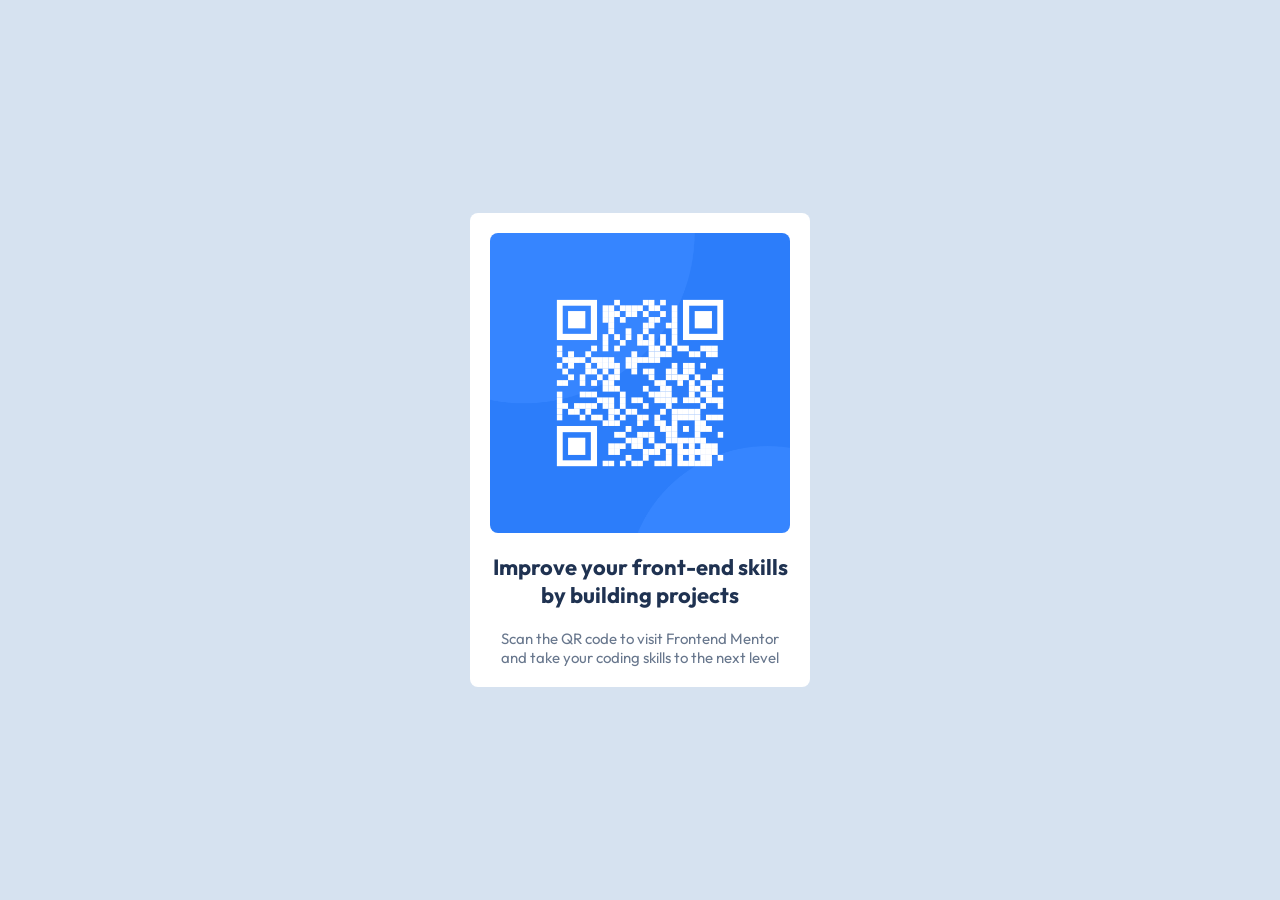
<file: 01-qr-code-component-main/index.html>
<!DOCTYPE html>
<html lang="en">

<head>
  <meta charset="UTF-8">
  <meta name="viewport" content="width=device-width, initial-scale=1.0">
  <!-- displays site properly based on user's device -->

  <link rel="icon" type="image/png" sizes="32x32" href="./images/favicon-32x32.png">

  <title>Frontend Mentor | QR code component</title>

  <link rel="stylesheet" href="./index.css">

</head>

<body>

  <main class="container">

    <img src="./assets/images/image-qr-code.png" alt="QR FrontendMentor Image Design">

    <p class="p-primary">Improve your front-end skills by building projects</p>

    <p class="p-secondary">
      Scan the QR code to visit Frontend Mentor and take your coding skills to the next level
    </p>

  </main>

  <!-- <footer class="attribution">
    Challenge by <a href="https://www.frontendmentor.io?ref=challenge">Frontend Mentor</a>. 
    Coded by <a href="#">Javier Andrés Álvarez Falquez</a>
    Javierwdev :3
  </footer> -->
</body>

</html>
</file>
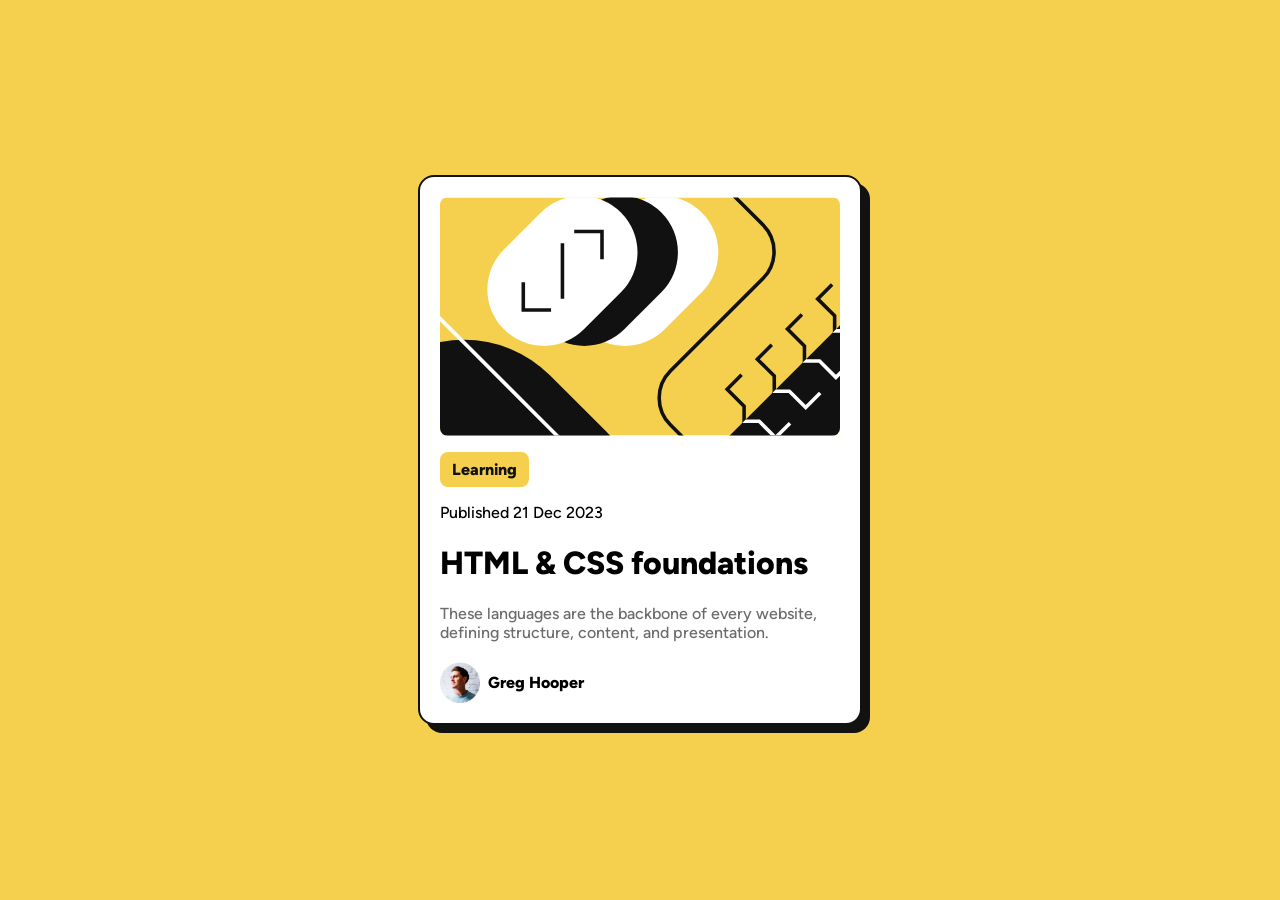
<file: 02-blog-preview-card-main/index.html>
<!DOCTYPE html>
<html lang="en">

<head>
  <meta charset="UTF-8">
  <meta name="viewport" content="width=device-width, initial-scale=1.0">
  <!-- displays site properly based on user's device -->

  <link rel="icon" type="image/png" sizes="32x32" href="./assets/images/favicon-32x32.png">

  <title>Frontend Mentor | Blog preview card</title>

  <link rel="stylesheet" href="./index.css">

</head>

<body>

  <main class="container">

    <img class="hero-image" src="./assets/images/illustration-article.svg" alt="FrontEnd Mentor Blog Preview Hero Card">

    <div class="content">
      <div class="inline-noaction-button">
        <p>
          Learning
        </p>
      </div>

      <p>Published 21 Dec 2023</p>

      <h1>
        HTML & CSS foundations
      </h1>

      <p class="card-parragraph">
        These languages are the backbone of every website, defining structure, content, and presentation.
      </p>

      <div class="user-section">

        <img src="./assets/images/image-avatar.webp" alt="">

        <p>Greg Hooper</p>
      </div>
    </div>

  </main>

  <!-- <footer class="attribution">
    Challenge by <a href="https://www.frontendmentor.io?ref=challenge">Frontend Mentor</a>. 
    Coded by <a href="#">Javier Andrés Álvarez Falquez</a>
    Javierwdev :3
  </footer> -->
</body>

</html>
</file>
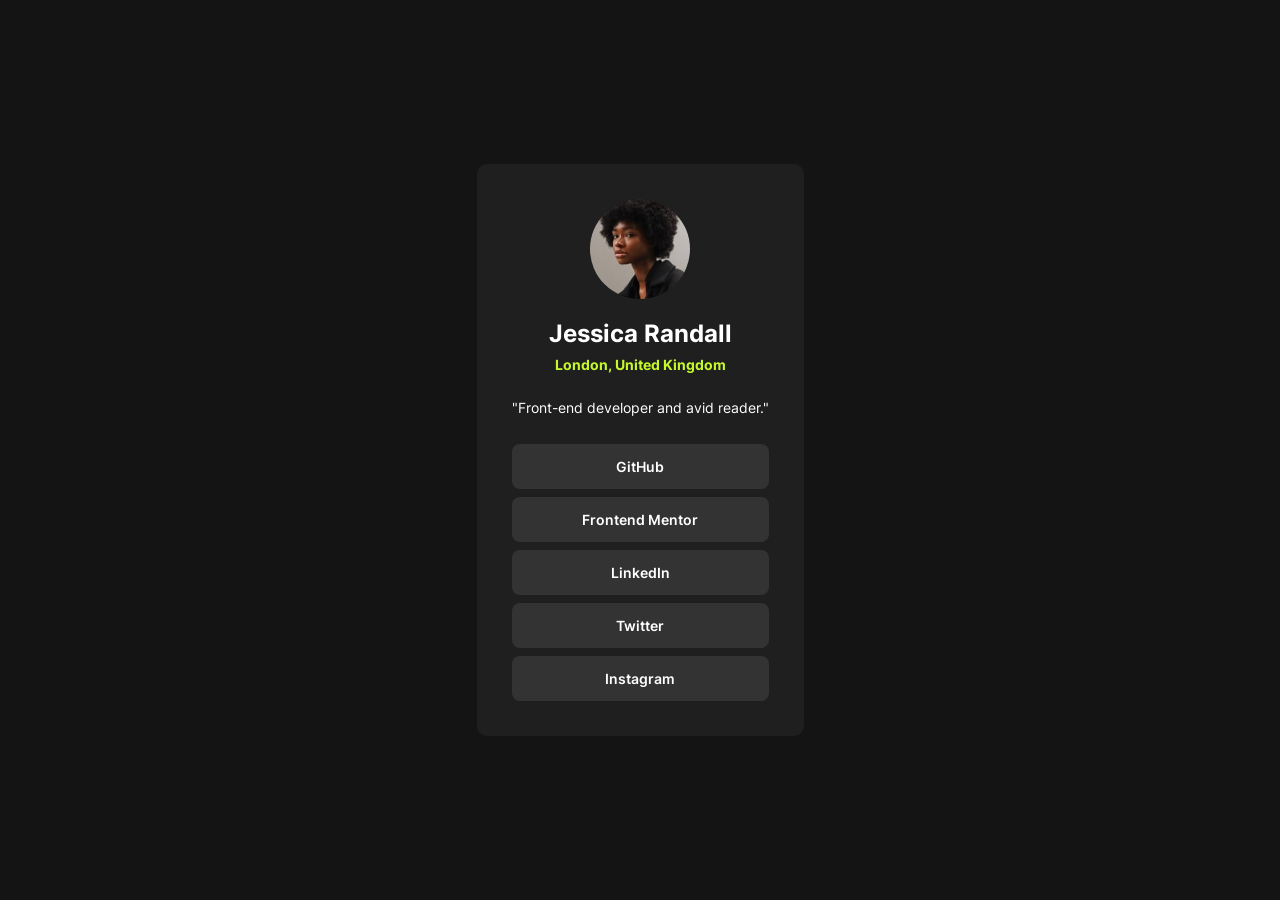
<file: 03-social-links-profile-main/index.html>
<!DOCTYPE html>
<html lang="en">

<head>
  <meta charset="UTF-8">
  <meta name="viewport" content="width=device-width, initial-scale=1.0">
  <!-- displays site properly based on user's device -->

  <link rel="icon" type="image/png" sizes="32x32" href="./assets/images/favicon-32x32.png">

  <title>Frontend Mentor | Social links profile</title>

  <link rel="stylesheet" href="./index.css">

</head>

<body>

  <main class="container">

    <img src="./assets/images/avatar-jessica.jpeg" alt="Jessica Randall Front-end Developer Avatar Frontend Mentor">

     
    <header>
      <h1>Jessica Randall</h1>
      <h2>London, United Kingdom</h2>
    </header>

    <p>"Front-end developer and avid reader."</p>

    <div class="social-media-container">
        
      <div class="social-media">GitHub</div>
      <div class="social-media">Frontend Mentor</div>
      <div class="social-media">LinkedIn</div>
      <div class="social-media">Twitter</div>
      <div class="social-media">Instagram</div>
    </div>

  </main>

  <!-- <footer class="attribution">
    Challenge by <a href="https://www.frontendmentor.io?ref=challenge">Frontend Mentor</a>. 
    Coded by <a href="#">Javier Andrés Álvarez Falquez</a>.
    Javierwdev :3
  </footer> -->
</body>

</html>
</file>
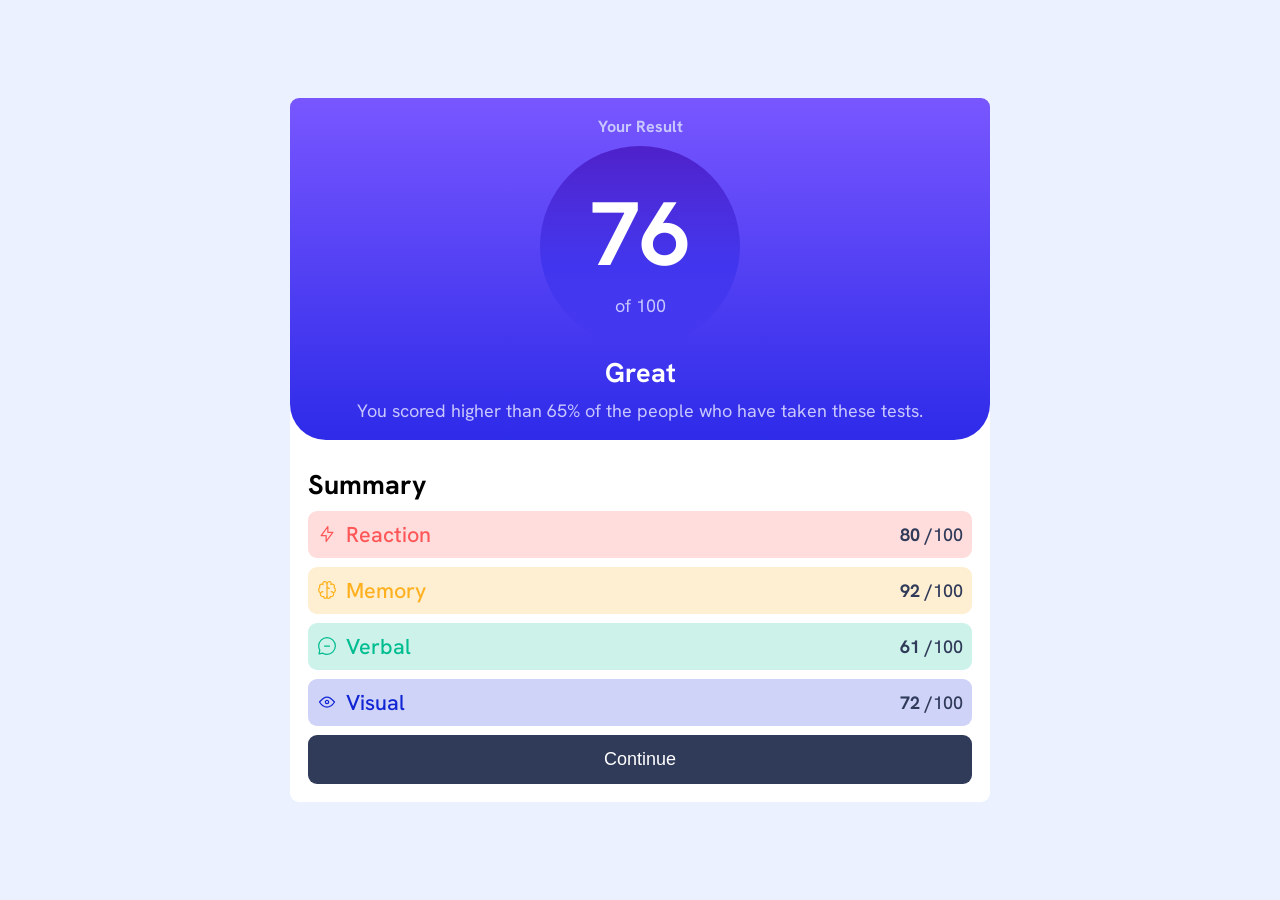
<file: 04-results-summary-component-main/index.html>
<!DOCTYPE html>
<html lang="en">

<head>
  <meta charset="UTF-8">
  <meta name="viewport" content="width=device-width, initial-scale=1.0">
  <!-- displays site properly based on user's device -->

  <link rel="icon" type="image/png" sizes="32x32" href="./assets/images/favicon-32x32.png">

  <title>Frontend Mentor | Results summary component</title>

  <link rel="stylesheet" href="./index.css">

</head>

<body>

  <main class="container">

    <section class="result__section">
      
      <h3>Your Result</h3>
      
      <div class="result__circle">
        <h1>76</h1>
        <p>of 100</p>
      </div>

      <h2>Great</h2>
      <p>You scored higher than 65% of the people who have taken these tests.</p>

    </section>

    <section class="summary__section">

      <h2>Summary</h2>

      <div class="summary__container summary__reaction">
        <div>
          <img src="./assets/images/icon-reaction.svg" alt="Reaction SVG Icon">
          <h3 class="summary__action">Reaction</h3>
        </div>
        <p class="summary__progress">80 / <span>100</span></p>
      </div>

      <div class="summary__container summary__memory">
        <div>
          <img src="./assets/images/icon-memory.svg" alt="Memory SVG Icon">
          <h3 class="summary__action">Memory</h3>
        </div>
        <p class="summary__progress">92 / <span>100</span></p>
      </div>

      <div class="summary__container summary__verbal">
        <div>
          <img src="./assets/images/icon-verbal.svg" alt="Verbal SVG Icon">
          <h3 class="summary__action">Verbal</h3>
        </div>
        <p class="summary__progress">61 / <span>100</span></p>
      </div>

      <div class="summary__container summary__visual">
        <div>
          <img src="./assets/images/icon-visual.svg" alt="Visual SVG Icon">
          <h3 class="summary__action">Visual</h3>
        </div>
        <p class="summary__progress">72 / <span>100</span></p>
      </div>

      <button class="summary__button">
        Continue
      </button>

    </section>
  </main>


  <!-- <footer class="attribution">
    Challenge by <a href="https://www.frontendmentor.io?ref=challenge">Frontend Mentor</a>. 
    Coded by <a href="#">Javier Andres Alvarez Falquez</a>.
    Javierwdev :3
  </footer> -->
</body>

</html>
</file>
<file: 01-qr-code-component-main/index.css>
@font-face {
  font-family: "Outfit";
  src: url("./assets/fonts/Outfit-VariableFont_wght.ttf") format("truetype");
  font-weight: 400 700;
  font-style: normal;
  font-display: swap;
}

:root{
    /* MediaQueries */
    --mq-mobile: 375px;
    --mq-desktop: 1440px;

    /* Colors */
    --white: hsl(0, 0%, 100%);
    --slate-300: hsl(212, 45%, 89%);
    --slate-500: hsl(216, 15%, 48%);
    --slate-900: hsl(218, 44%, 22%);

    /* Font */
    --font-family: "Outfit", sans-serif;


    /* FontSize */
    --font-size: 15px;
    --font-heading: 22px;

    /* FontWeight */
    --font-regular: 400;
    --font-bold: 700;
}

*, *::before, *::after{
  margin: 0;
  padding: 0;
}

body {
  background-color: var(--slate-300);
  min-height: 100dvh;
  display: flex;
  flex-direction: column;
  align-items: center;
  justify-content: center;
  font-family: var(--font-family);
}

p{
  text-align: center;
  font-size: var(--font-size);
  font-weight: var(--font-regular);
}

.container{
  background-color: var(--white);
  display: flex;
  flex-direction: column;
  gap: 20px;
  max-width: 300px;
  padding: 20px;
  border-radius: 8px;
  margin: 8px 0;
}

.container img{
  border-radius: 8px;
}

.p-primary{
  color: var(--slate-900);
  font-weight: var(--font-bold);
  font-size: var(--font-heading);
}

.p-secondary{
  color: var(--slate-500);
}
</file>
<file: 02-blog-preview-card-main/index.css>
@font-face {
  font-family: "Figtree";
  src: url("./assets/fonts/Figtree-VariableFont_wght.ttf") format("truetype");
  font-style: normal;
  font-weight: 300 900;
}

@font-face {
  font-family: "Figtree";
  src: url("./assets/fonts/Figtree-Italic-VariableFont_wght.ttf") format("truetype");
  font-style: italic;
  font-weight: 300 900;
}

:root{
    --yellow: hsl(47, 88%, 63%);
    --white: hsl(0, 0%, 100%);
    --gray-500: hsl(0, 0%, 42%);
    --gray-950: hsl(0, 0%, 7%);

    --font-size: 16px;

    --font-family: "Figtree", sans-serif;

    --mq-mobile: 375px;
    --mq-desktop: 1440px;

    --regular: 500;
    --bold: 800;
}

*, *::before, *::after{
  margin: 0;
  padding: 0;
}

body{
    background-color: var(--yellow);
    font-family: var(--font-family);
    min-height: 100dvh;
    display: flex;
    flex-direction: column;
    align-items: center;
    justify-content: center;
    font-weight: var(--regular);
    font-size: clamp(0.875rem, var(--font-size), 1.125rem);
}

.container{
    margin: 8px 0;
    max-width: min(90dvw, 400px);
    background-color: var(--white);
    border-radius: 16px;
    display: flex;
    flex-direction: column;
    border: 2px solid var(--gray-950);
    padding: 20px;
    gap: 12px;
    box-shadow: 8px 8px 0 var(--gray-950) ;
}   

.hero-image{
    border-radius: 8px;
}

.content{
    display: flex;
    flex-direction: column;
    gap: 12px;
}

.inline-noaction-button{
    margin: 4px 0;
}

.inline-noaction-button p{
    background-color: var(--yellow);
    color: var(--gray-950);
    padding: 8px 12px;
    font-weight: var(--bold);
    display: inline-block;
    border-radius: 8px;
}

h1{
    padding: 10px 0;
    font-weight: var(--bold);
}

.card-parragraph{
    color: var(--gray-500);
}

.user-section{
    display: flex;
    align-items: center;
    gap: 8px;
    padding-top: 8px;
}

.user-section img{
    max-width: 40px;
}

.user-section p{
    font-weight: var(--bold);
}
</file>
<file: 03-social-links-profile-main/index.css>
@font-face {
    font-family: "Inter";
    src: url("./assets/fonts/Inter-VariableFont_slnt\,wght.ttf");
}

:root{
    /* media-queries */
    --mobile: 375px;
    --desktop: 1440px;

    /* colors */
    --green: hsl(75, 94%, 57%);
    --white: hsl(0, 0%, 100%);
    --grey-700: hsl(0, 0%, 20%);
    --grey-800: hsl(0, 0%, 12%);
    --grey-900: hsl(0, 0%, 8%);

    --font-family: "Inter", sans-serif;

    --font-weight-400: 400; 
    --font-weight-600: 600; 
    --font-weight-700: 700; 

    --font-size: 14px;

}   

*, *::before, *::after{
    margin: 0;
    padding: 0;
    box-sizing: border-box;
}

html{
    font-size: var(--font-size);
}

body{
    font-family: var(--font-family);
    background-color: var(--grey-900);
    color: var(--white);
    min-height: 100dvh;
    padding: 20px;
    display: flex;
    align-items: center;
    justify-content: center;
}

.container{
    background-color: var(--grey-800);
    display: flex;
    flex-direction: column;
    align-items: center;
    padding: 35px;
    border-radius: 10px;
    gap: 8px;
}

header{
    display: flex;
    flex-direction: column;
    align-items: center;
    gap: 8px;
    padding: 12px 0 8px 0;
}

h1{
    font-size: clamp( 1rem, 8dvw, 24px );
}

h2{
    font-size: clamp( 1rem, 8dvw, var(--font-size) );
    color: var(--green);
}

p{
    padding: 10px 0;
}

.container img {
    max-width: 100px;
    border-radius: 50%;
}

.social-media-container{
    width: 100%;
    display: flex;
    flex-direction: column;
    gap: 8px;
    padding: 10px 0 0 0;
}

.social-media{
    background-color: var(--grey-700);
    padding: 14px;
    width: 100%;
    text-align: center;
    border-radius: 8px;
    font-weight: var(--font-weight-600);
    transition: background 200ms ease;
    cursor: pointer;
}

.social-media:hover{
    background-color: var(--green);
    color: var(--grey-700);
}
</file>
<file: 04-results-summary-component-main/index.css>
@font-face {
    font-family: "Hanken Grotesk";
    src: url("./assets/fonts/HankenGrotesk-VariableFont_wght.ttf");
}

*,
*::before,
*::after {
    padding: 0;
    margin: 0;
    box-sizing: border-box;
}

html {
    font-size: 18px;
}

:root {
    /* 1rem = 18px */
    --font-size: 1rem;

    --mobile: 375px;
    --desktop: 1440px;

    /* colors */
    --light-red: hsl(0, 100%, 67%);
    --light-red-bg: hsla(0, 100%, 67%, .2);
    --orangey-yellow: hsl(39, 100%, 56%);
    --orangey-yellow-bg: hsl(39, 100%, 56%, .2);
    --green-teal: hsl(166, 100%, 37%);
    --green-teal-bg: hsl(166, 100%, 37%, .2);
    --cobalt-blue: hsl(234, 85%, 45%);
    --cobalt-blue-bg: hsl(234, 85%, 45%, .2);

    /* backgrounds */
    --light-slate-blue: hsl(252, 100%, 67%);
    --light-royal-blue: hsl(241, 81%, 54%);
    --light-royal-blue-a: hsla(241, 81%, 54%, .5);
    --violet-blue: hsla(256, 72%, 46%, 1);
    --persian-blue: hsla(241, 72%, 46%, 0);

    --white: hsl(0, 0%, 100%);
    --pale-blue: hsl(221, 100%, 96%);
    --light-lavender: hsl(241, 100%, 89%);
    --dark-gray-blue: hsl(224, 30%, 27%);

    --font-500: 500;
    --font-700: 700;
    --font-800: 800;
}

body {
    box-sizing: inherit;
    font-family: "Hanken Grotesk", sans-serif;
    background-color: var(--pale-blue);
    min-height: 100dvh;
    padding: .5rem;
    display: flex;
    flex-direction: column;
    align-items: center;
    justify-content: center;
}

.container {
    display: flex;
    flex-direction: column;
    padding-top: 2.5rem;
    width: clamp(min(calc(100dvw - 100px), 150px), calc(100dvw - 50px), 700px);
}

.result__section {
    display: flex;
    flex-direction: column;
    align-items: center;
    padding: 1rem;
    border-radius: .5rem .5rem 2rem 2rem;
    gap: .5rem;
    background: var(--light-slate-blue);
    background: linear-gradient(180deg, var(--light-slate-blue) 0%, var(--light-royal-blue) 100%);
    color: var(--white);
    position: relative;
    z-index: 1;
}

.result__section h3 {
    color: var(--light-lavender);
    font-size: .9rem;
}

.result__section p {
    text-align: center;
    font-size: 1rem;
    color: var(--light-lavender);
}

.result__circle{
    display: flex;
    flex-direction: column;
    background: var(--light-slate-blue);
    background: linear-gradient(180deg, var(--violet-blue) 0%, var(--light-royal-blue-a) 60%, transparent 100%);
    border-radius: 50%;
    width: clamp(150px, 100dvw - 1rem, 200px);
    height: clamp(150px, 100dvw - 1rem, 200px);
    align-items: center;
    justify-content: center;
    gap: .1rem;
}


.result__circle h1{
    font-size: clamp(3.5rem, 100dvw - 1rem, 5rem);
    margin-bottom: 0;
}

.summary__section {
    background-color: var(--white);
    padding: 4rem 1rem 1rem 1rem;
    border-radius: .5rem;
    display: flex;
    flex-direction: column;
    gap: .5rem;
    overflow: hidden;
    transform: translateY(-2.5rem);
}

.summary__section h2 {
    font-size: 1.5rem;
}

.summary__container {
    border-radius: .5rem;
    flex-wrap: wrap;
    padding: .5rem;
    display: flex;
    align-items: center;
    justify-content: space-between;
    overflow: hidden;
}

.summary__container>div {
    display: flex;
    gap: .5rem;
    align-items: center;
    flex-wrap: wrap;
}

.summary__action {
    font-size: 1.2rem;
    font-weight: var(--font-500);
}

.summary__progress {
    font-size: 1rem;
    color: var(--dark-gray-blue);
    font-weight: var(--font-700);
    display: flex;
    align-items: center;
    justify-content: center;
}

.summary__progress span {
    font-weight: var(--font-500);
}

button {
    background-color: var(--dark-gray-blue);
    color: var(--white);
    padding: .8rem;
    border-radius: .5rem;
    border: none;
    font-size: 1rem;
    cursor: pointer;
}

button:hover {
    background: var(--light-slate-blue);
    background: linear-gradient(180deg, var(--light-slate-blue) 0%, var(--light-royal-blue) 100%);
}

/* OtherStates */
.summary__reaction {
    background-color: var(--light-red-bg);
    color: var(--light-red);
}

.summary__memory {
    background-color: var(--orangey-yellow-bg);
    color: var(--orangey-yellow);
}

.summary__verbal {
    background-color: var(--green-teal-bg);
    color: var(--green-teal);
}

.summary__visual {
    background-color: var(--cobalt-blue-bg);
    color: var(--cobalt-blue);
}

@media (min-width : 1440px) {
    .container{
        display: grid;
        grid-template-columns: 55% 45%;
        min-height: min(450px, 100dvh - 100px);
    }

    .summary__section{
        transform: unset;
        padding-top: 1rem;
        border-radius: 0 .5rem .5rem 0;
        padding-left: 2rem;
        transform: translateX(-1rem);
        justify-content: space-between;
    }

    .result__section{
        border-radius: 2rem;
        justify-content: space-between;
        padding: 1.5rem 2rem 2.5rem 2rem;
    }
}
</file>
